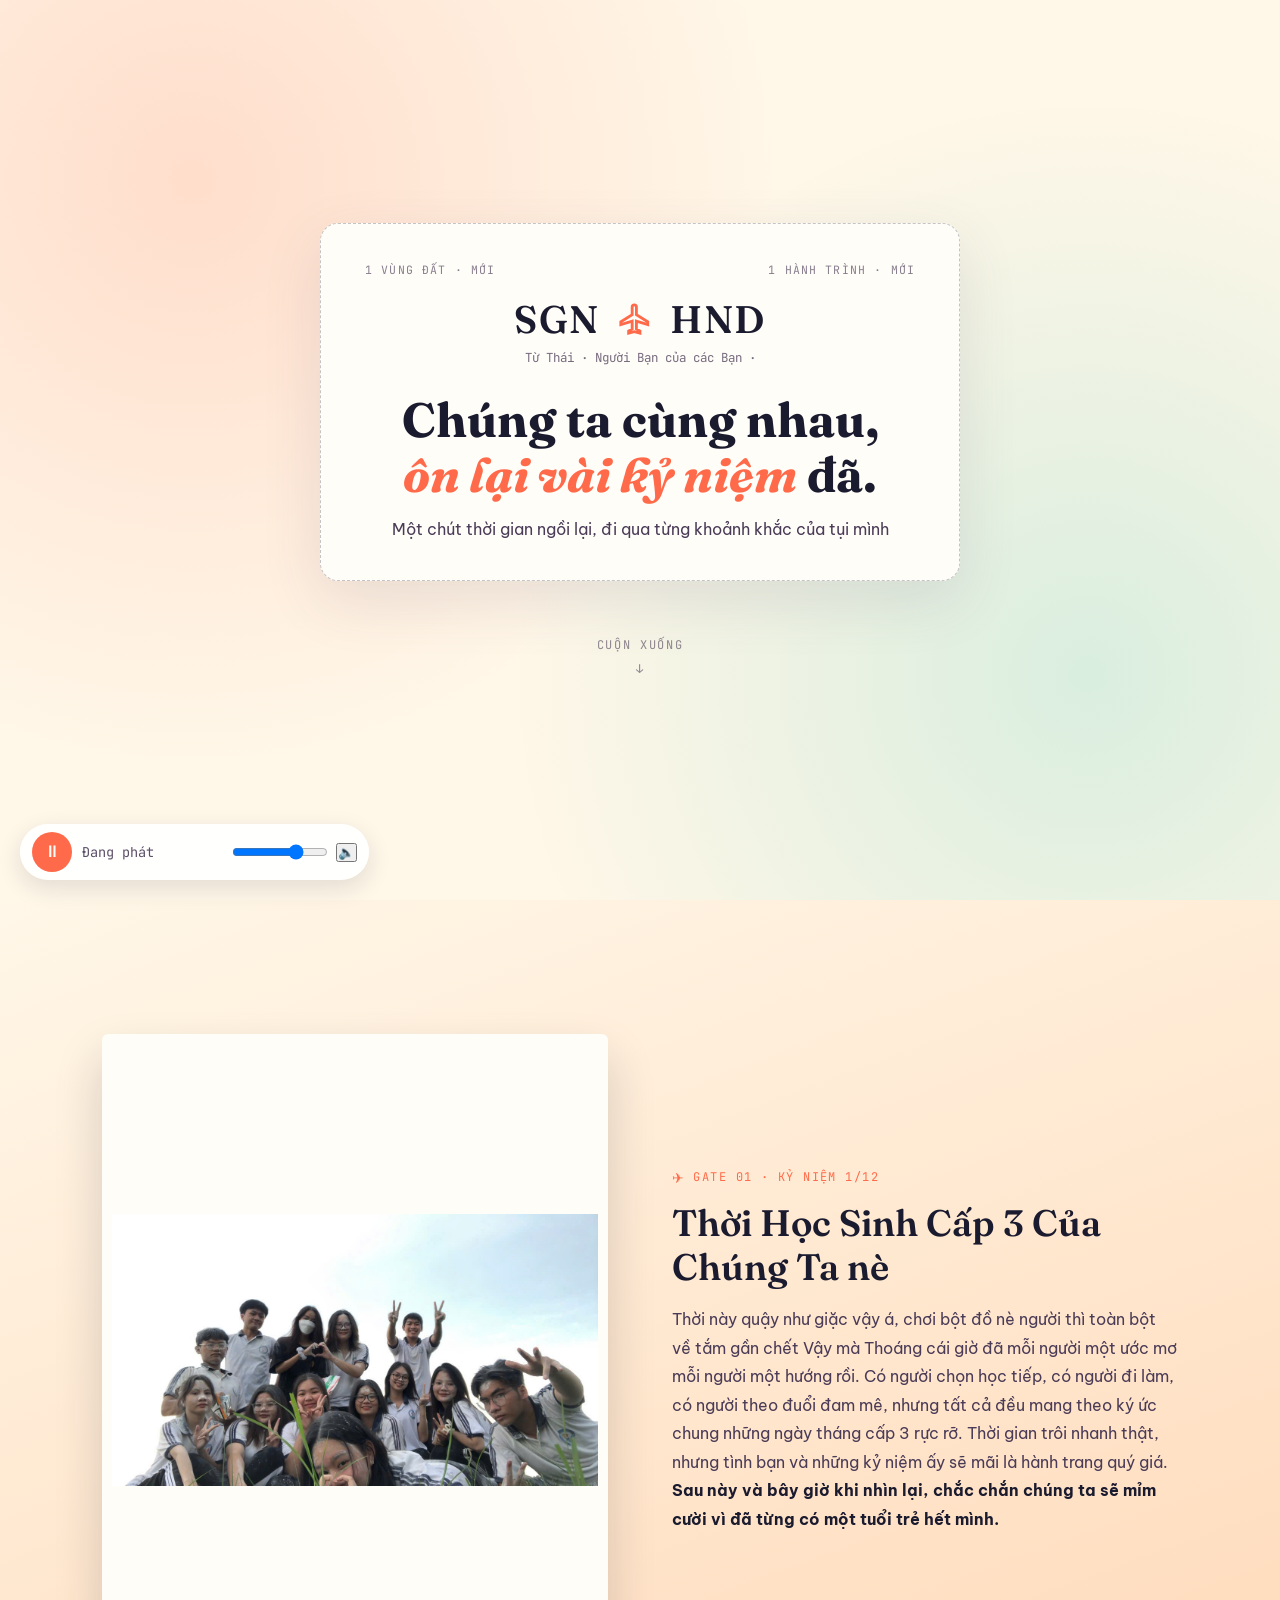
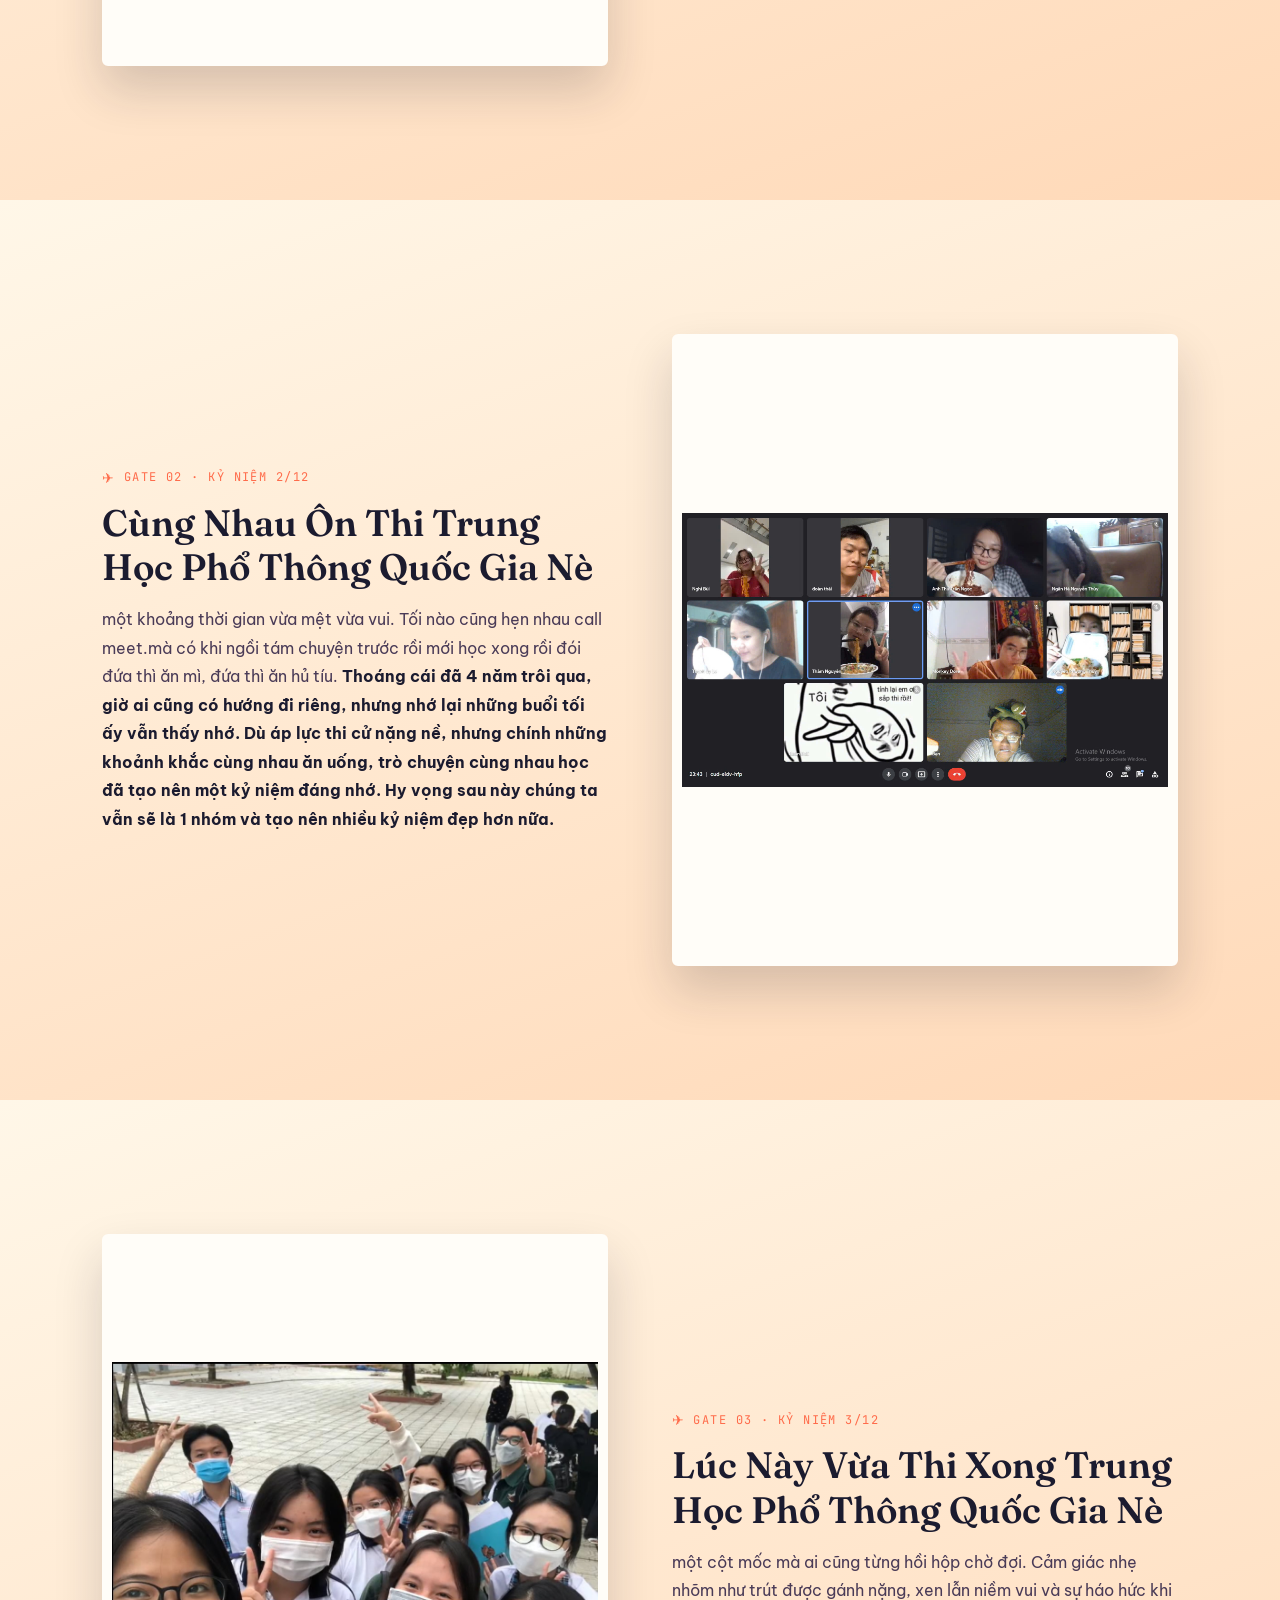
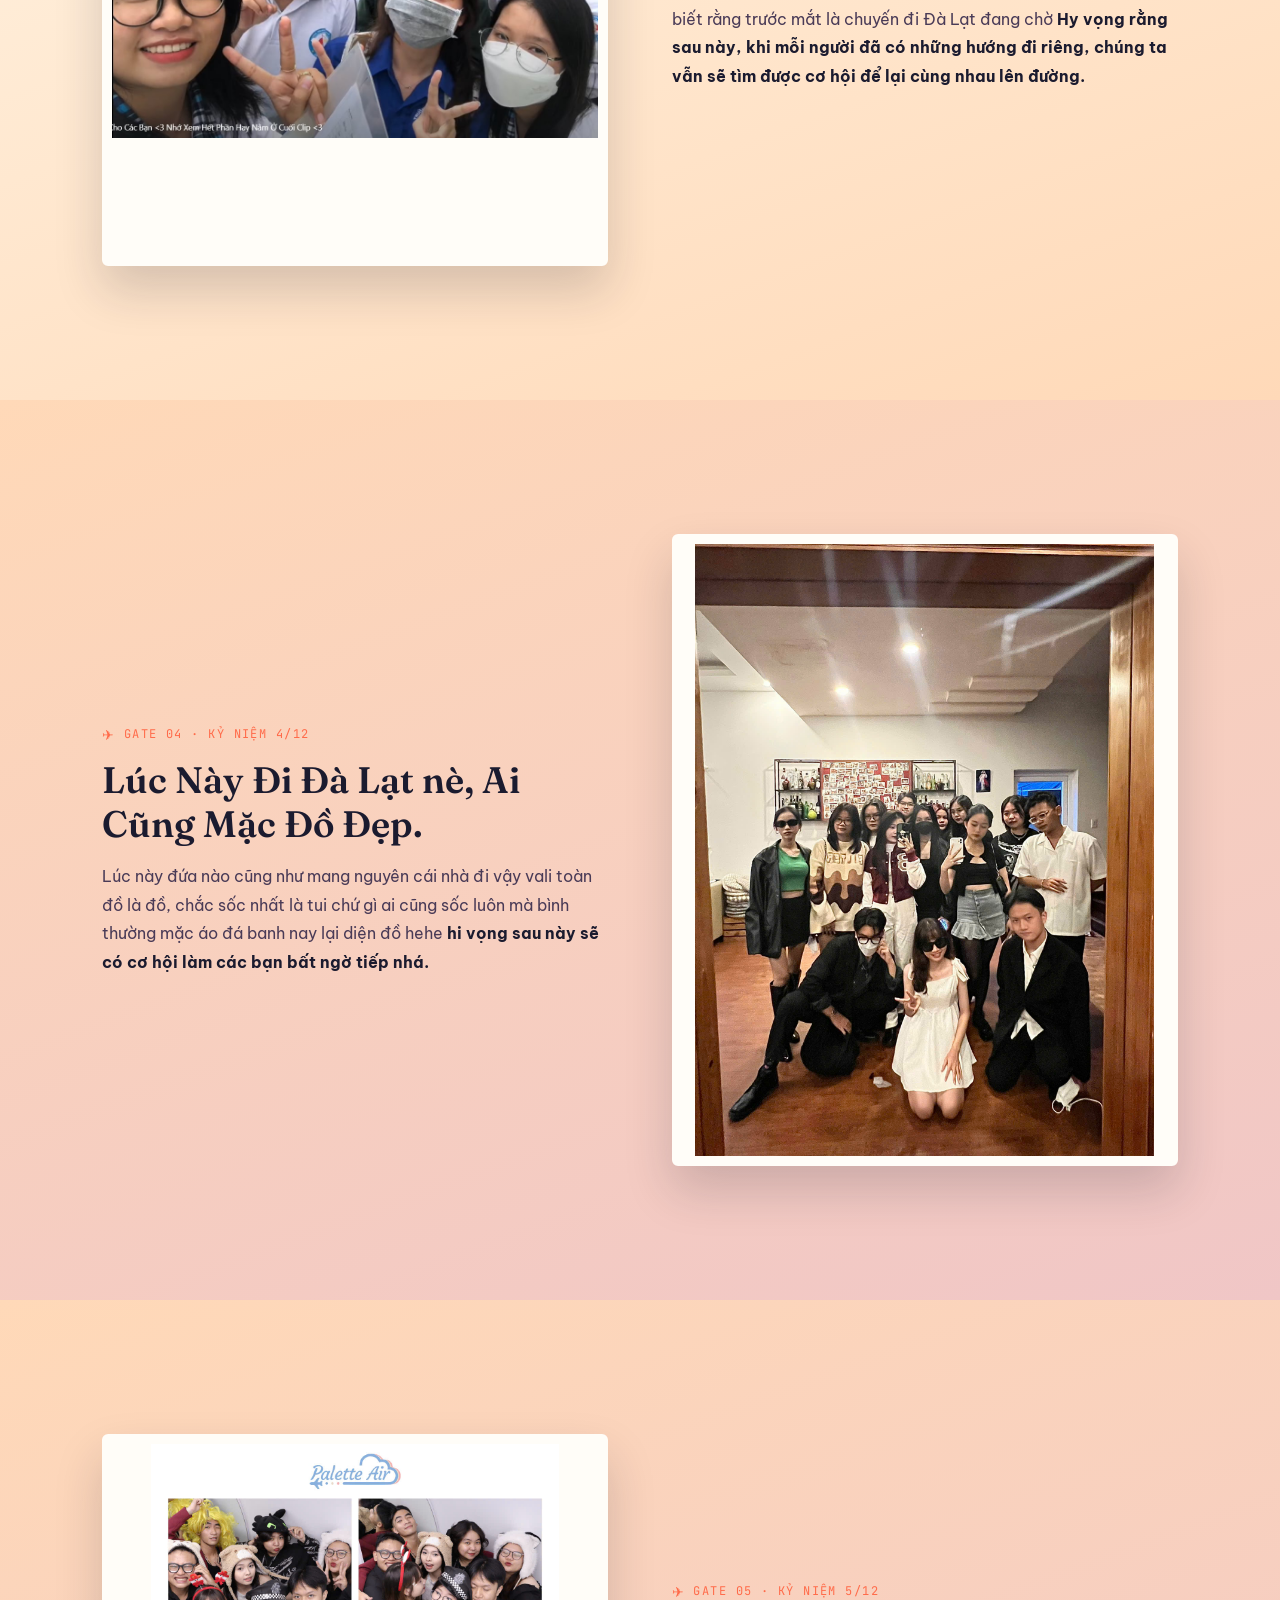
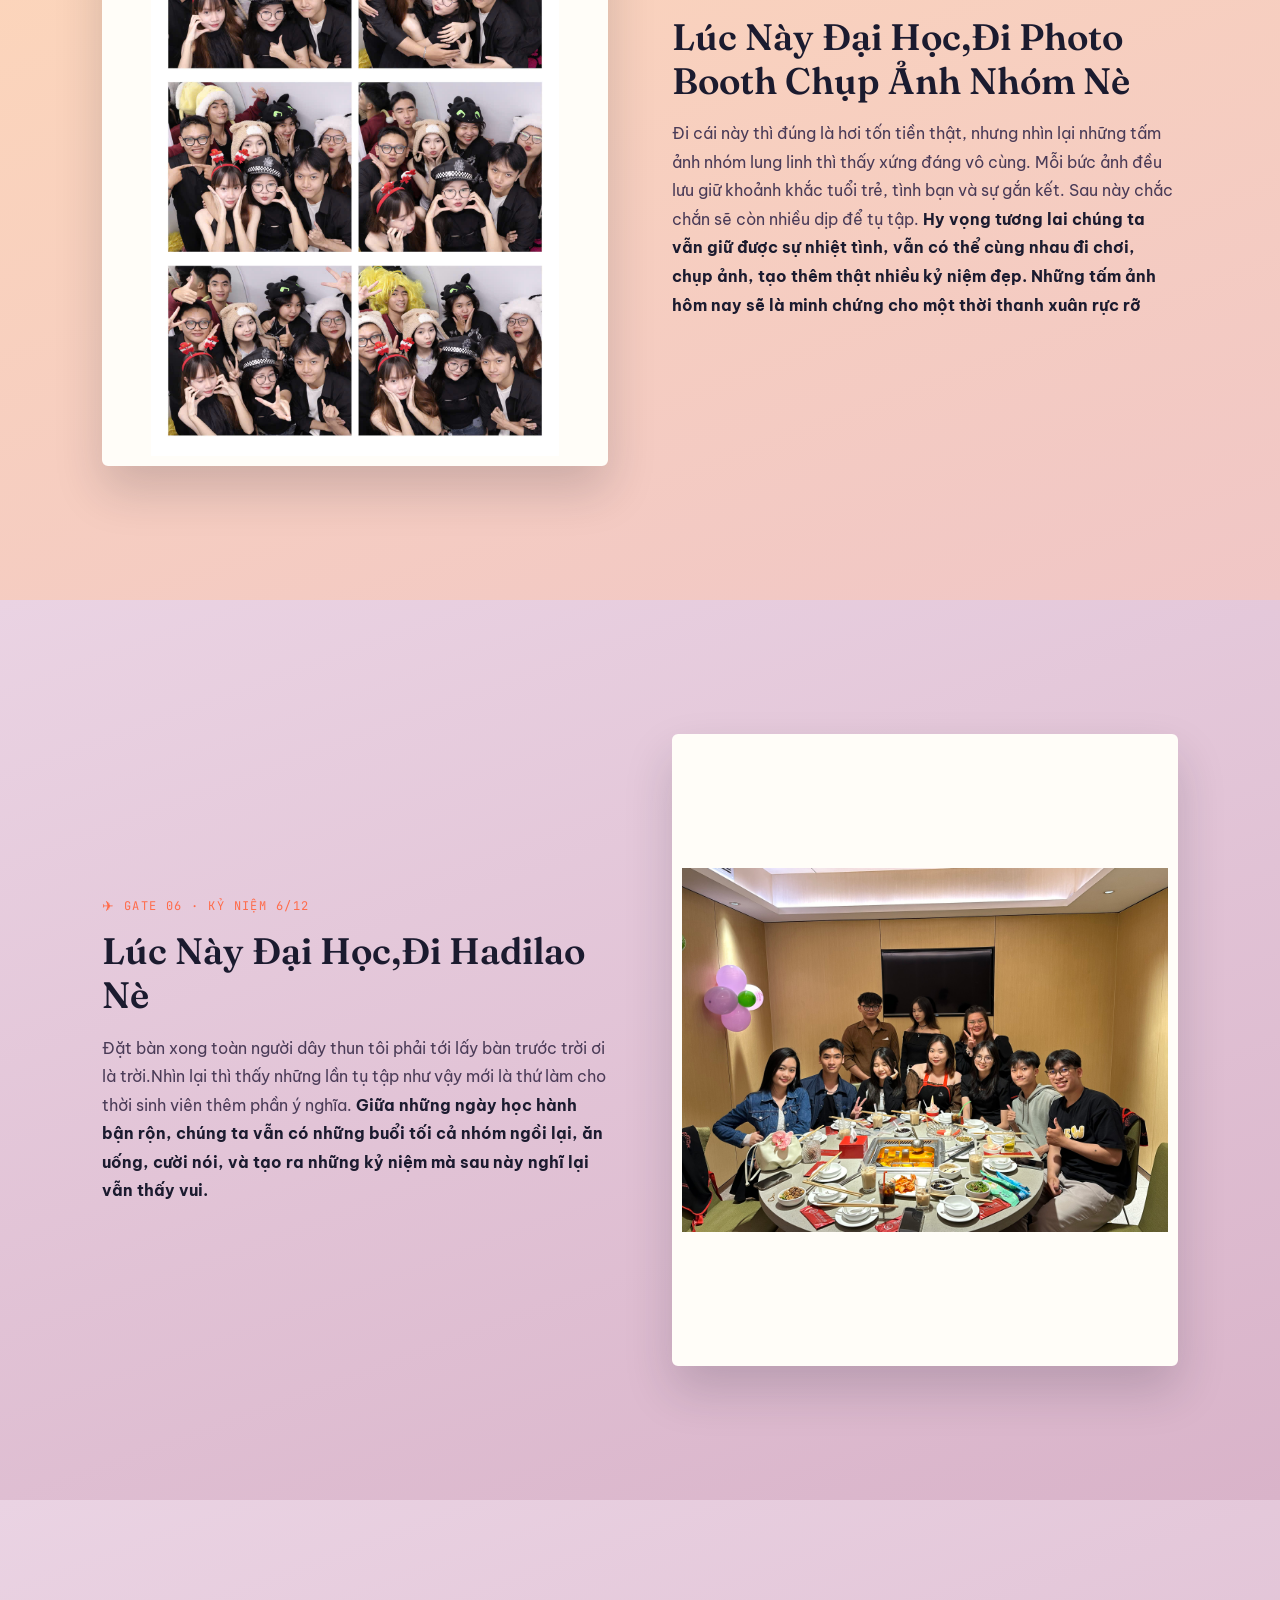
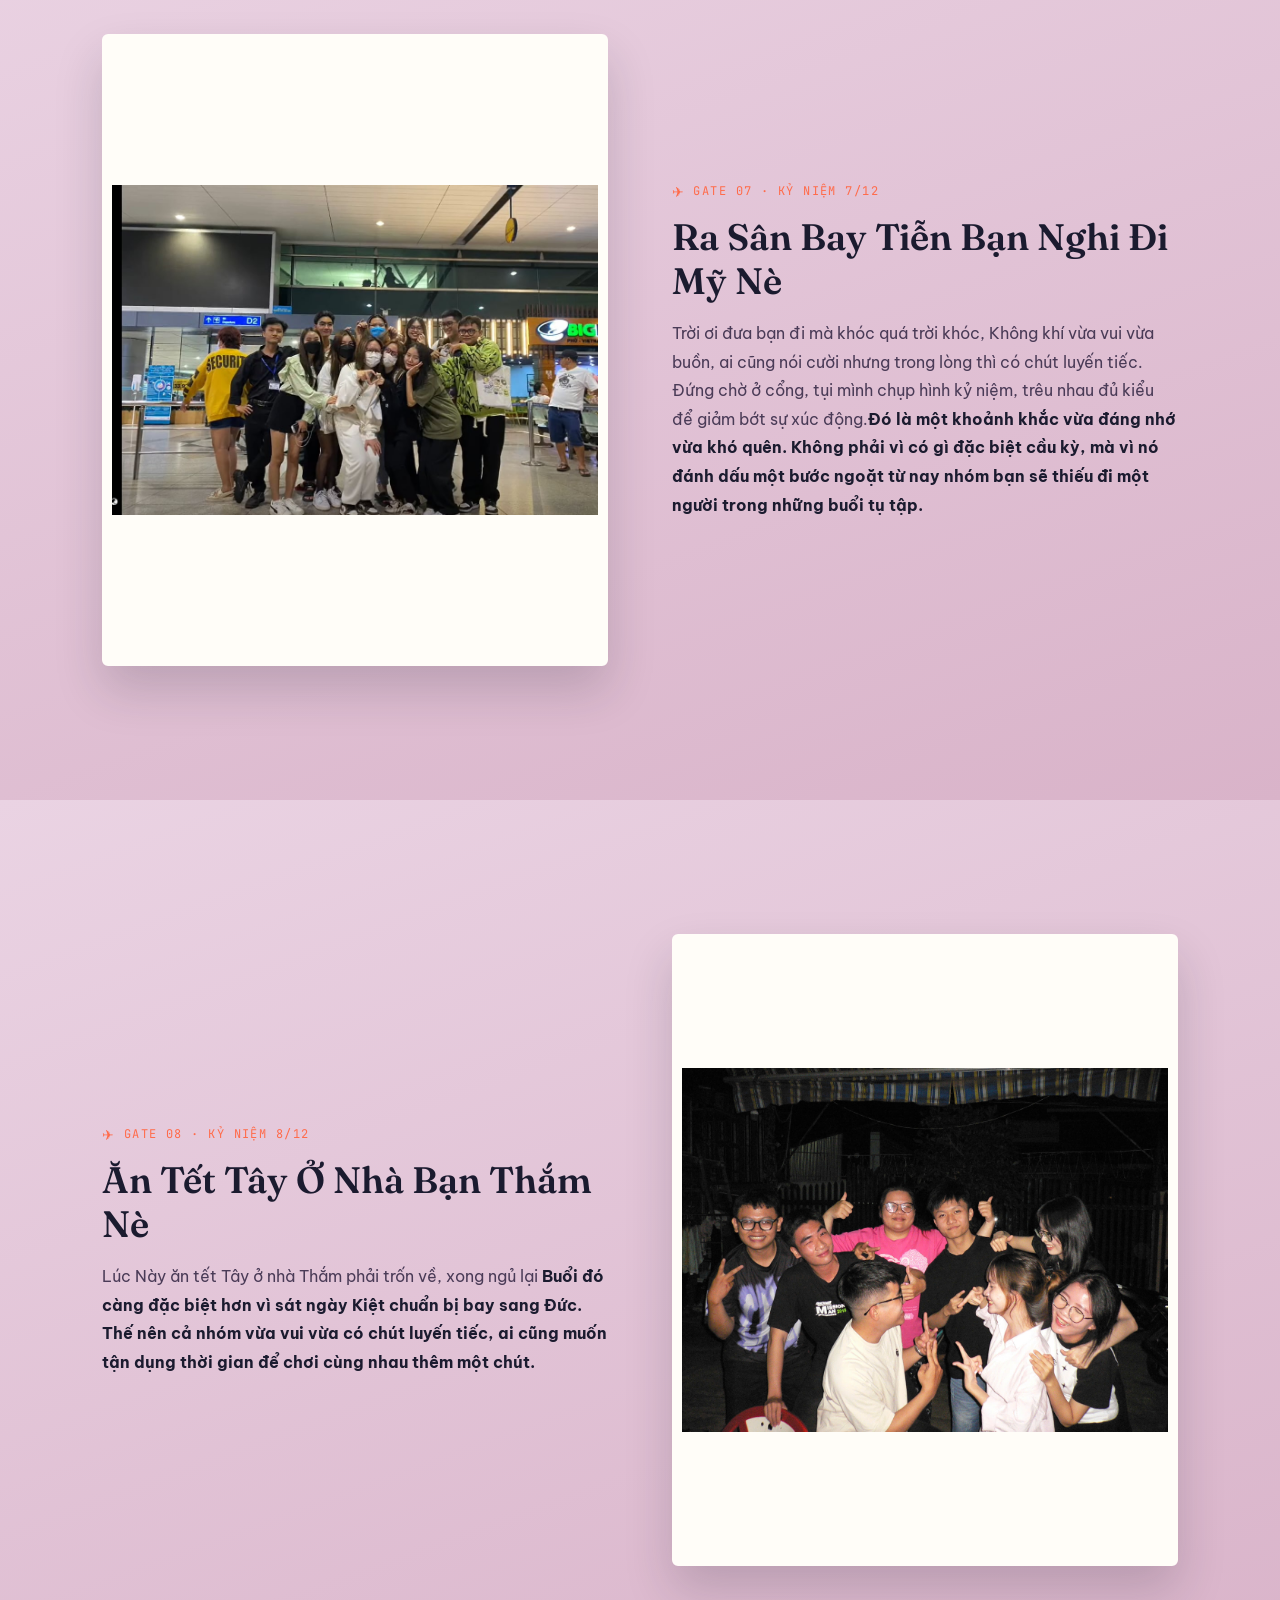
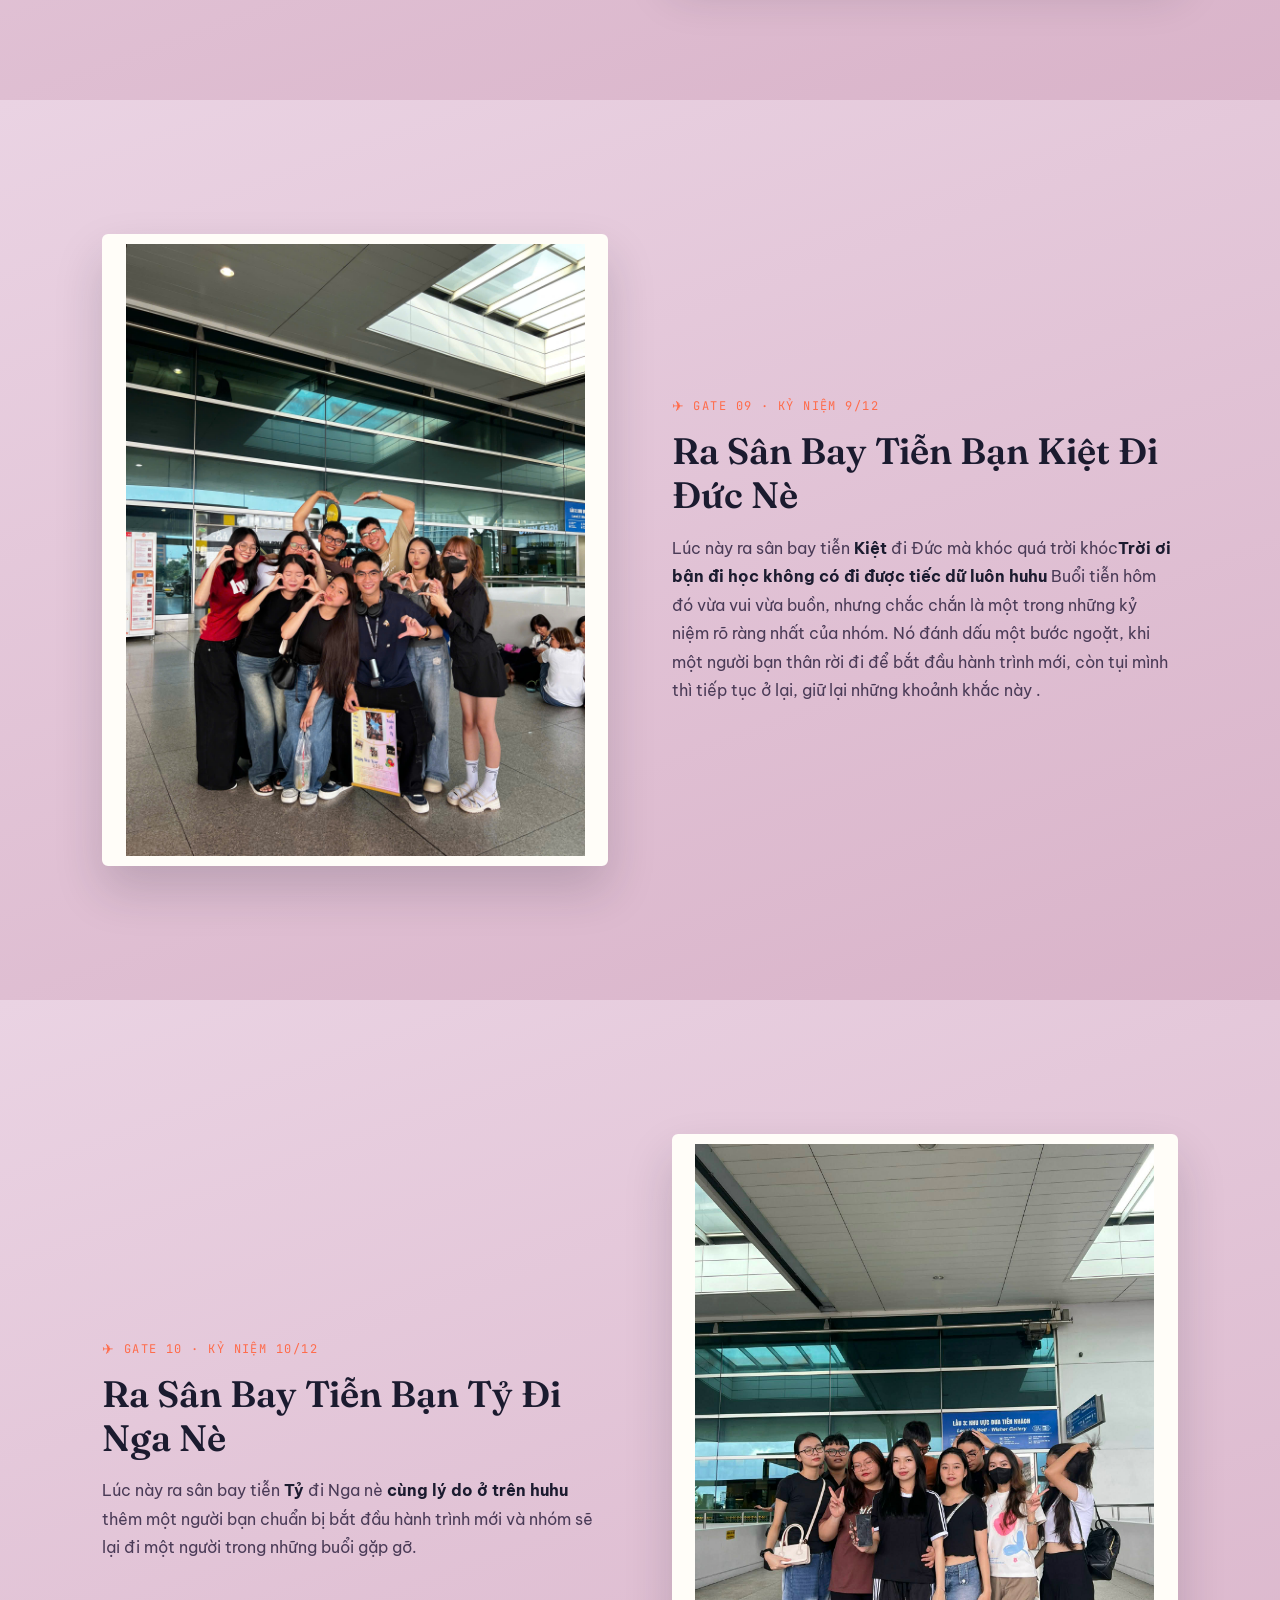
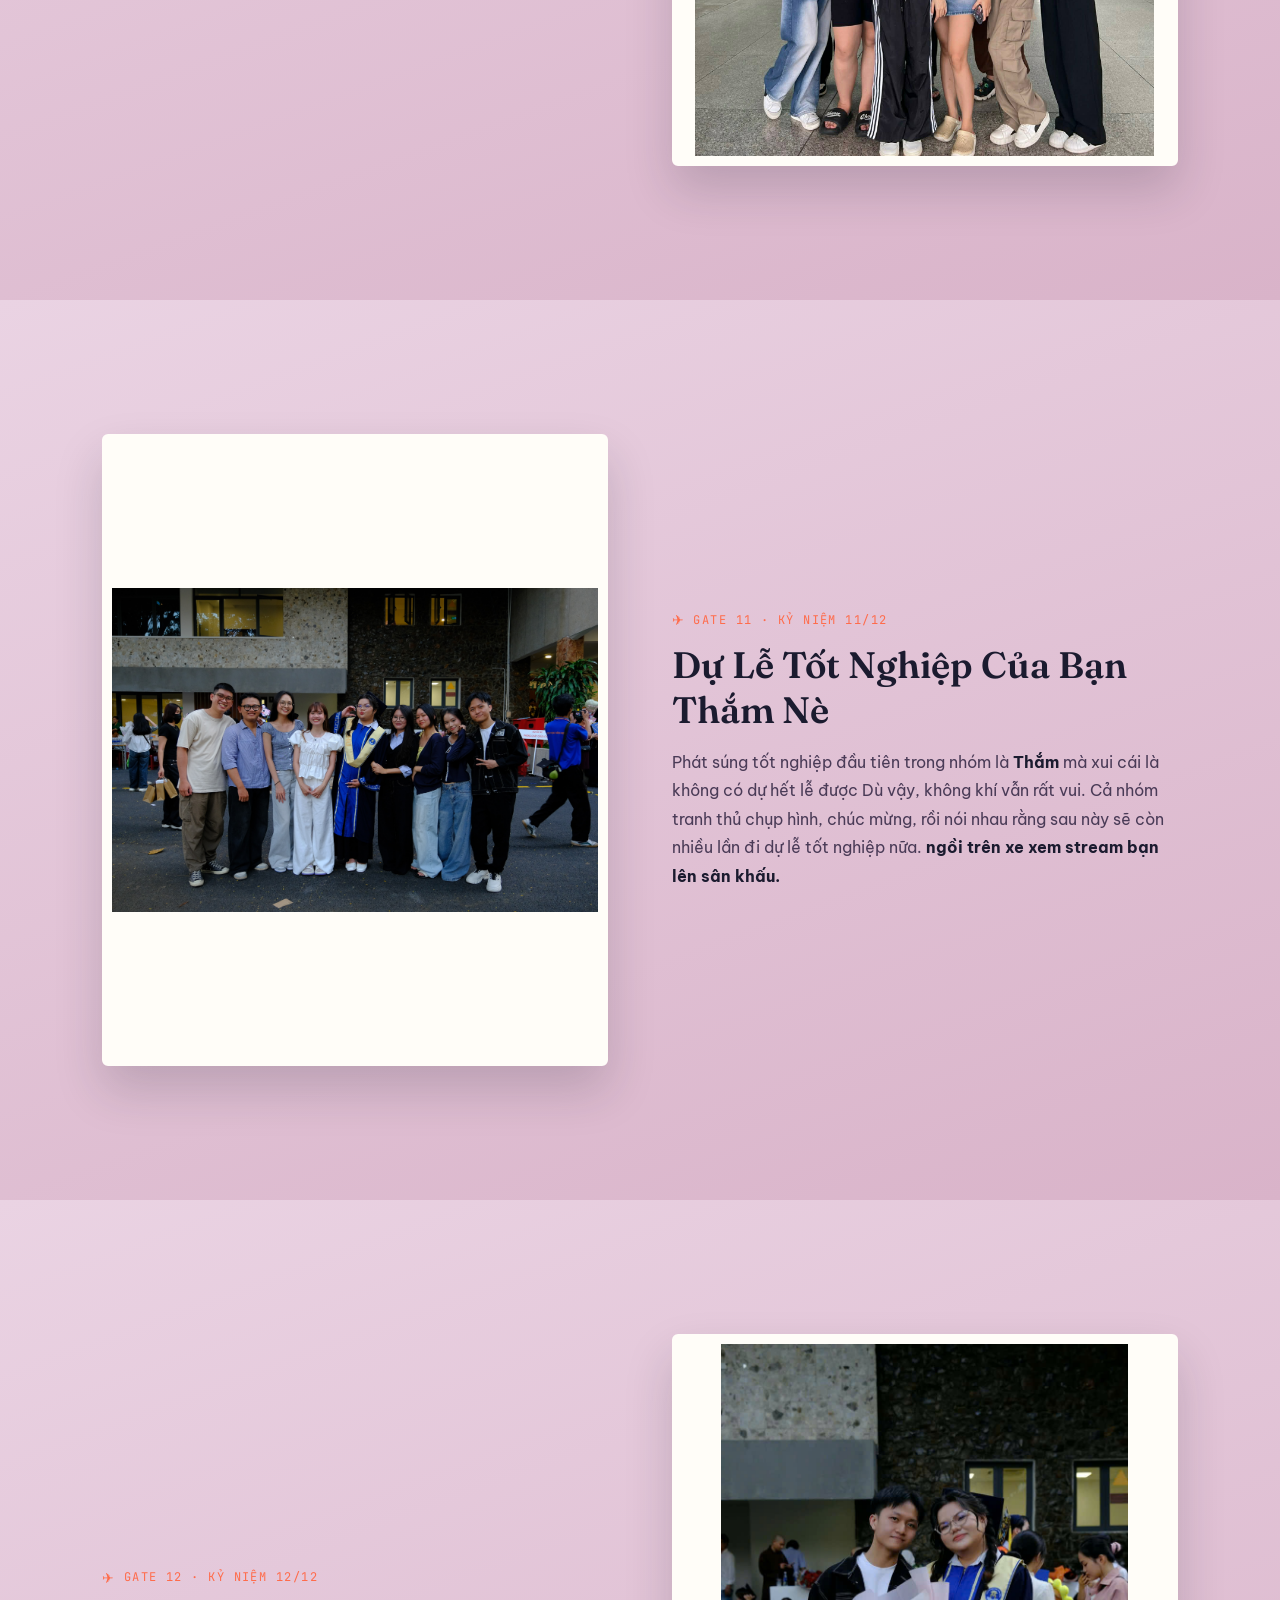
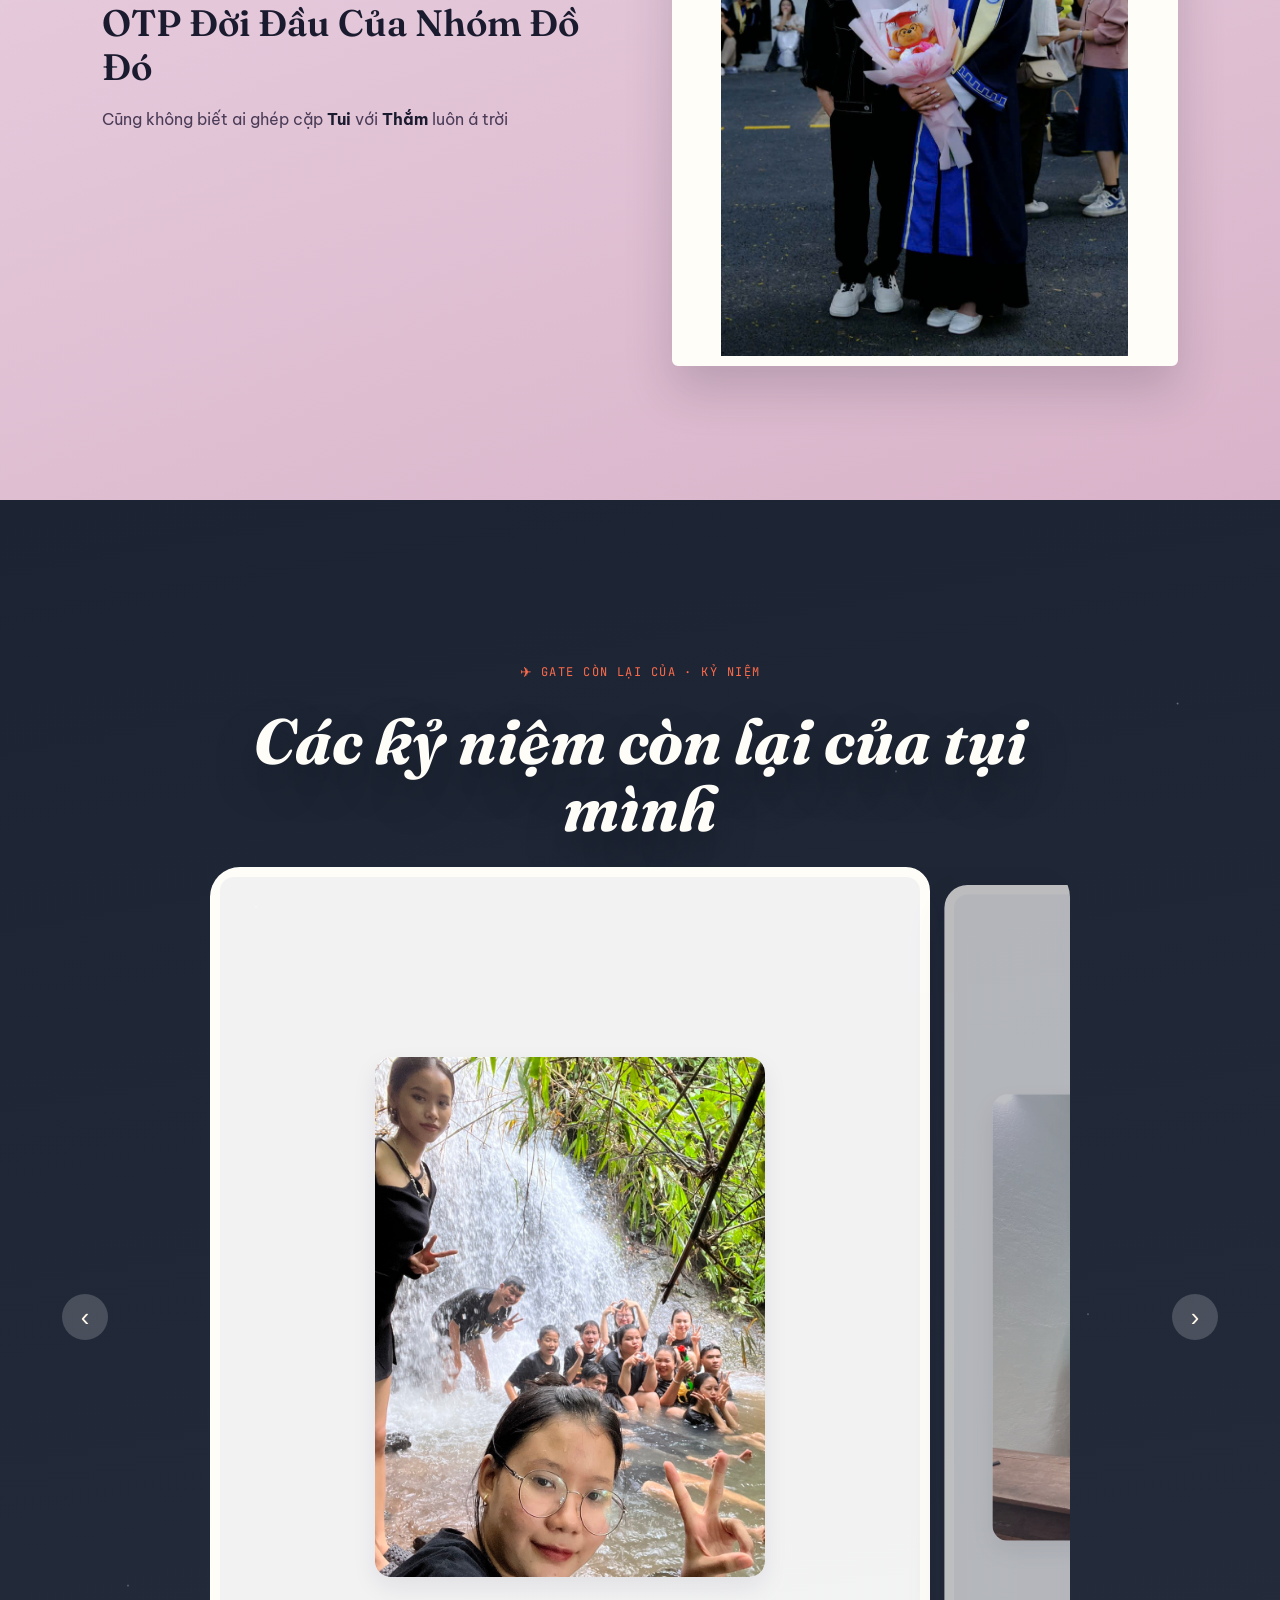
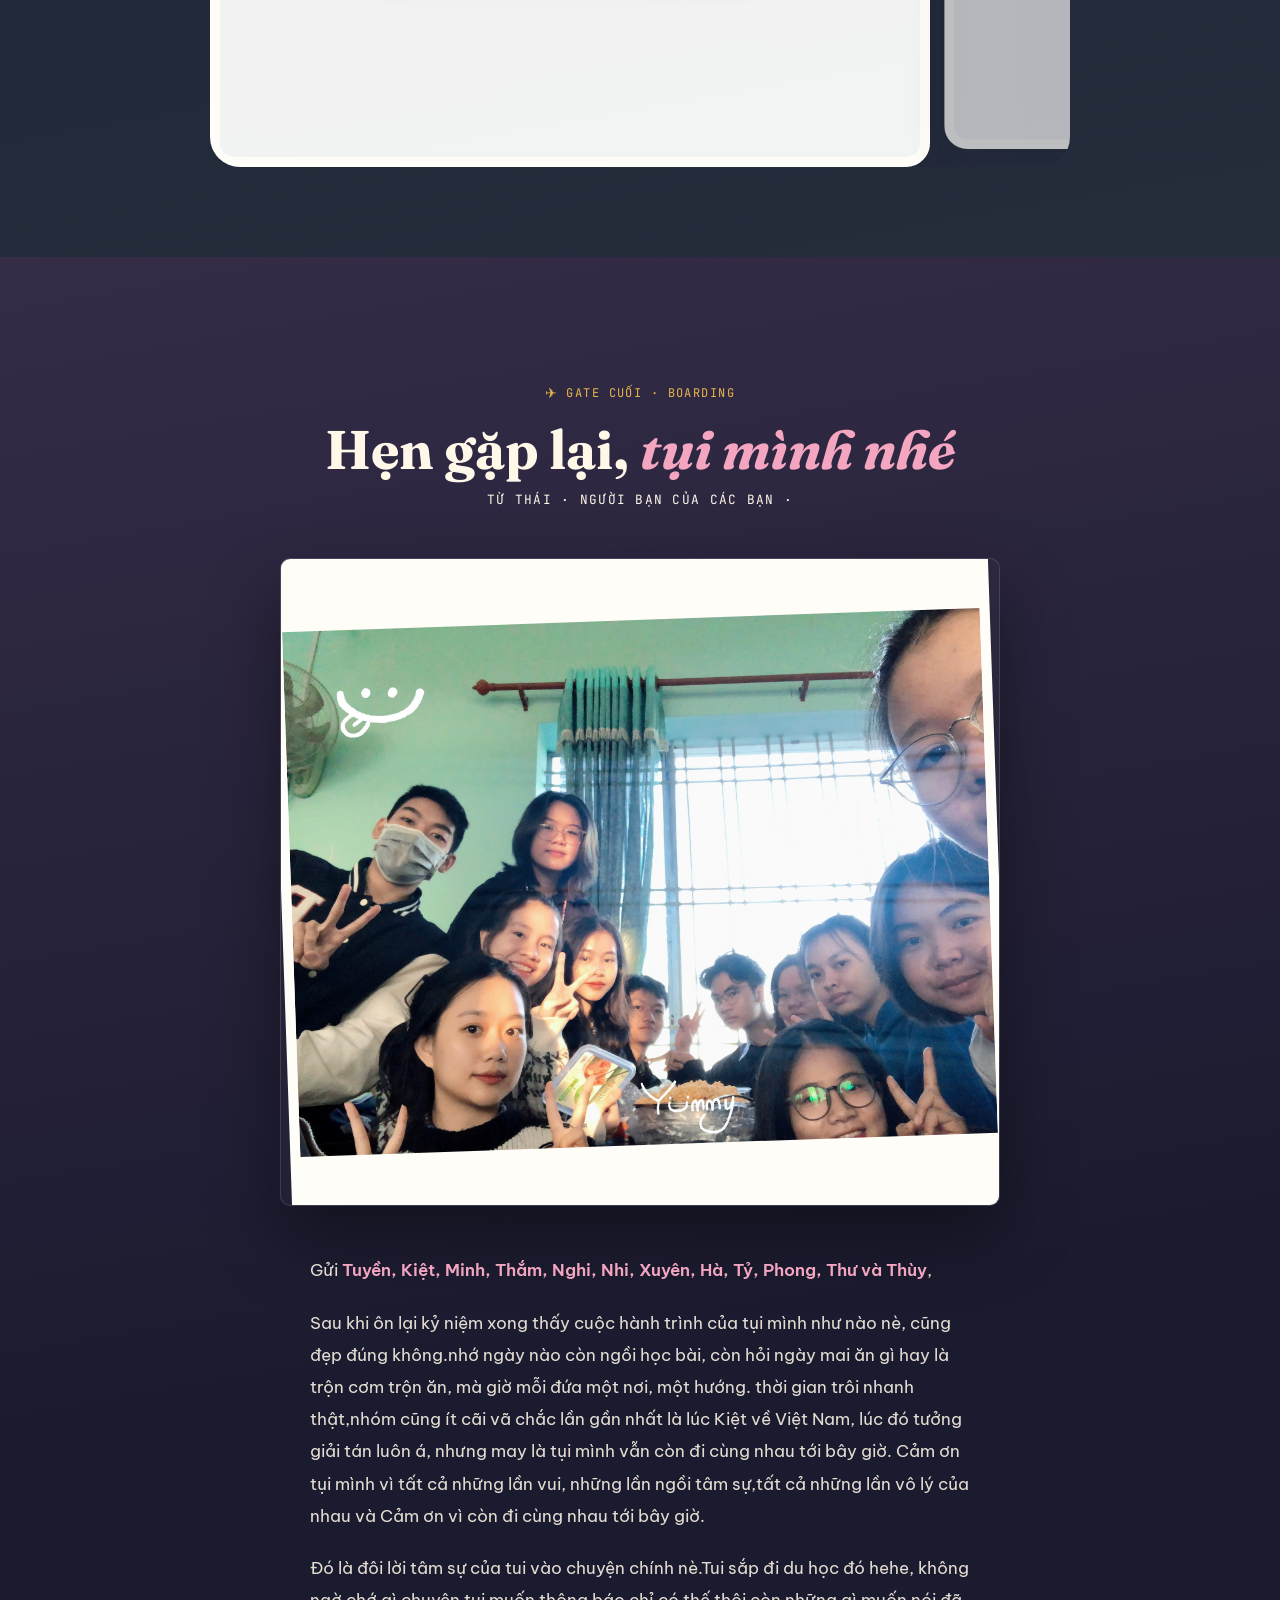
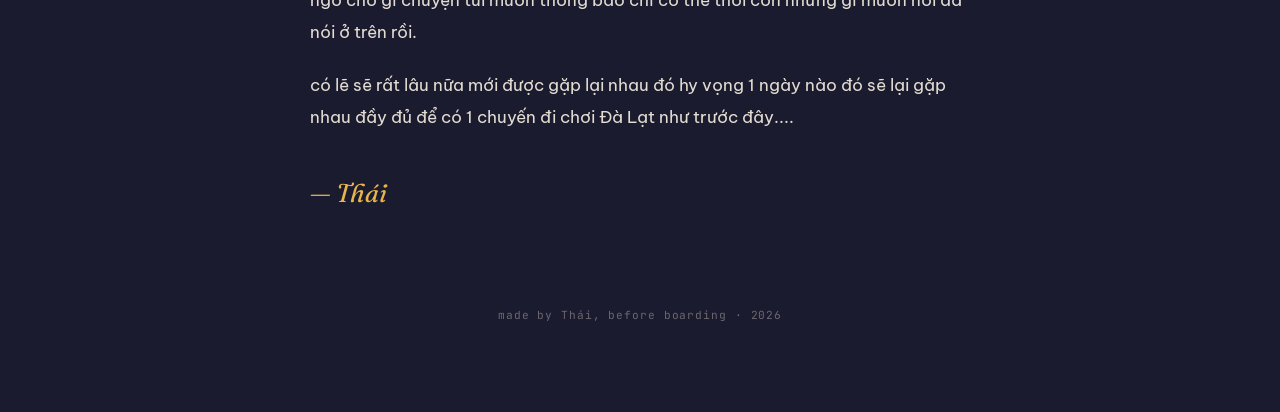
<file: index.html>
<!DOCTYPE html>
<html lang="vi">
<head>
<meta charset="UTF-8">
<meta name="viewport" content="width=device-width, initial-scale=1.0">
<title>Một Món Quà Nhỏ Từ Tui ✈️</title>
<link rel="icon" type="image/png" href="favicon.jpg">

<link rel="preconnect" href="https://fonts.googleapis.com">
<link rel="preconnect" href="https://fonts.gstatic.com" crossorigin>
  <link href="https://fonts.googleapis.com/css2?family=Fraunces:ital,opsz,wght@0,9..144,400;0,9..144,600;0,9..144,700;1,9..144,500&family=Be+Vietnam+Pro:wght@300;400;500;600;700;800&family=JetBrains+Mono:wght@400;500;600&display=swap" rel="stylesheet">
  <link rel="stylesheet" href="styles.css">

</head>
<body>

<!-- ============================================================
     GHI CHÚ CHO THÁI (dev note):
     - Toàn bộ nội dung kỷ niệm nằm trong mảng MEMORIES ở cuối file
       (phần <script>). Mỗi phần tử có: title, caption, type ("image"
       hoặc "video"), src (đường dẫn file).
     - Cứ tạo thư mục "assets/" cạnh file này, bỏ ảnh/video vào,
       rồi sửa "src" cho khớp tên file là xong — không cần đụng HTML.
     - Chưa có ảnh cũng không sao: khung sẽ tự hiện placeholder đẹp,
       ghi rõ đường dẫn cần thêm.
     - Ảnh cuối trang (farewell photo) sửa ở biến FAREWELL_PHOTO.
============================================================= -->

<!-- ===================== HERO ===================== -->
<section class="hero">
  <div class="boarding-pass reveal is-visible">
    <div class="bp-row">
      <span>1 vùng đất · mới</span>
      <span>1 hành trình · mới</span>
    </div>
    <div class="bp-route">
      <span class="code">SGN</span>
      <svg viewBox="0 0 24 24" fill="none" stroke="currentColor" stroke-width="2"><path d="M21 16v-2l-8-5V3.5a1.5 1.5 0 0 0-3 0V9l-8 5v2l8-2.5V19l-2.5 1.5V22l4-1 4 1v-1.5L13 19v-5.5l8 2.5z"/></svg>
      <span class="code">HND</span>
    </div>
    <div class="bp-sub">Từ  Thái · Người Bạn của các Bạn · </div>
    <h1 class="bp-title">Chúng ta cùng nhau,<br><em>ôn lại vài kỷ niệm</em> đã.</h1>
    <p class="bp-desc">Một chút thời gian ngồi lại, đi qua từng khoảnh khắc của tụi mình </p>
  </div>
  <div class="scroll-cue">
    <span>Cuộn xuống</span>
    <span>↓</span>
  </div>
</section>

<!-- ===================== MEMORY SECTIONS (render bằng JS) ===================== -->
<div id="memories-container"></div>

<!-- ===================== SLIDER SECTION ===================== -->
<section class="slider-screen">
  <div class="stars"></div>
  <div class="slider-screen-inner">
    <div class="gate-badge slider-header reveal">Gate còn lại của · Kỷ niệm</div>
    <h2 class="slider-heading reveal"> <em> Các kỷ niệm còn lại của tụi mình </em></h2>
    <div class="farewell-slider reveal" id="farewellSlider">
      <button class="slider-btn prev" aria-label="Ảnh trước">‹</button>
      <div class="slider-window">
        <div class="slider-track"></div>
      </div>
      <button class="slider-btn next" aria-label="Ảnh sau">›</button>
    </div>
  </div>
</section>

<!-- ===================== FAREWELL ===================== -->
<section class="farewell">
  <div class="stars"></div>

  <div class="gate-badge">Gate cuối · Boarding</div>
  <h2 class="farewell-title reveal">Hẹn gặp lại, <em>tụi mình nhé</em></h2>
  <div class="farewell-sub reveal">Từ Thái · Người Bạn của các Bạn ·</div>

  <div class="farewell-photo reveal" id="farewellPhoto"></div>

  <div class="letter reveal">
    <p>Gửi <span class="names">Tuyền, Kiệt, Minh, Thắm, Nghi, Nhi, Xuyên, Hà, Tỷ, Phong, Thư và Thùy</span>,</p>
    <p>Sau khi ôn lại kỷ niệm xong thấy cuộc hành trình của tụi mình như nào nè, cũng đẹp đúng không.nhớ ngày nào còn ngồi học bài, còn hỏi ngày mai ăn gì hay là trộn cơm trộn ăn, mà giờ mỗi đứa một nơi, một hướng.
       thời gian trôi nhanh thật,nhóm cũng ít cãi vã chắc lần gần nhất là lúc Kiệt về Việt Nam, lúc đó tưởng giải tán luôn á, nhưng may là tụi mình vẫn còn đi cùng nhau tới bây giờ.
       Cảm ơn tụi mình vì tất cả những lần vui, những lần ngồi tâm sự,tất cả những lần vô lý của nhau  và Cảm ơn vì còn đi cùng nhau tới bây giờ.</p>
    <p>Đó là đôi lời tâm sự của tui vào chuyện chính nè.Tui sắp đi du học đó hehe, không ngờ chớ gì chuyện tui muốn thông báo chỉ có thế thôi còn những gì muốn nói đã nói ở trên rồi.</p>  
    <p>có lẽ sẽ rất lâu nữa mới được gặp lại nhau đó hy vọng 1 ngày nào đó sẽ lại gặp nhau đầy đủ để có 1 chuyến đi chơi Đà Lạt như trước đây....</p>
    <p class="signoff">— Thái</p>
  </div>

  <div class="footer-note">made by Thái, before boarding · 2026</div>
</section>

<!-- ===================== SLIDER SECTION ===================== -->

  <div class="music-player" id="musicPlayer" aria-hidden="false">
    <button class="btn-play" id="musicToggle" title="Play">▶</button>
    <div class="label" id="musicLabel">Nhạc nền (thêm file: assets/music/background-music.mp3)</div>
    <div class="controls">
      <input id="musicVolume" type="range" min="0" max="1" step="0.01" value="0.7" aria-label="Volume">
      <button id="musicMute" title="Mute" aria-pressed="false">🔈</button>
    </div>
  </div>

  <script>
/* =========================================================================
   CẤU HÌNH KỶ NIỆM — chỉnh ở đây là đủ, không cần đụng phần HTML/CSS bên trên.

   Mỗi phần tử:
     title    : tiêu đề ngắn
     caption  : đoạn kể lại, có thể để <strong>tên bạn</strong> để in đậm
     type     : "image" | "video"
     src      : đường dẫn file ảnh/video (đặt file vào thư mục assets/)
     mood     : "playful" | "turn" | "emotional"  (đổi tông màu nền)
========================================================================= */
const MEMORIES = [
  {
    title: "Thời Học Sinh Cấp 3 Của Chúng Ta nè",
    caption: "Thời này quậy như giặc vậy á, chơi bột đồ nè người thì toàn bột về tắm gần chết  Vậy mà Thoáng cái giờ đã mỗi người một ước mơ mỗi người một hướng rồi. Có người chọn học tiếp, có người đi làm, có người theo đuổi đam mê, nhưng tất cả đều mang theo ký ức chung  những ngày tháng cấp 3 rực rỡ. Thời gian trôi nhanh thật, nhưng tình bạn và những kỷ niệm ấy sẽ mãi là hành trang quý giá.<Strong> Sau này và bây giờ khi nhìn lại, chắc chắn chúng ta sẽ mỉm cười vì đã từng có một tuổi trẻ hết mình. </strong>",
    type: "image",
    src: "assets/memory-01.jpg",
    mood: "playful"
  },
  {
    title: "Cùng Nhau Ôn Thi Trung Học Phổ Thông Quốc Gia Nè",
    caption: "một khoảng thời gian vừa mệt vừa vui. Tối nào cũng hẹn nhau call meet.mà có khi ngồi tám chuyện trước rồi mới học xong rồi đói đứa thì ăn mì, đứa thì ăn hủ tíu. <strong>Thoáng cái đã 4 năm trôi qua, giờ ai cũng có hướng đi riêng, nhưng nhớ lại những buổi tối ấy vẫn thấy nhớ. Dù áp lực thi cử nặng nề, nhưng chính những khoảnh khắc cùng nhau ăn uống, trò chuyện cùng nhau học đã tạo nên một kỷ niệm đáng nhớ. Hy vọng sau này chúng ta vẫn sẽ là 1 nhóm và tạo nên nhiều kỷ niệm đẹp hơn nữa.</strong>",
    type: "image",
    src: "assets/memory-02.jpg",
    mood: "playful"
  },
  {
    title: "Lúc Này Vừa Thi Xong Trung Học Phổ Thông Quốc Gia Nè ",
    caption: "một cột mốc mà ai cũng từng hồi hộp chờ đợi. Cảm giác nhẹ nhõm như trút được gánh nặng, xen lẫn niềm vui và sự háo hức khi biết rằng trước mắt là chuyến đi Đà Lạt đang chờ <strong>Hy vọng rằng sau này, khi mỗi người đã có những hướng đi riêng, chúng ta vẫn sẽ tìm được cơ hội để lại cùng nhau lên đường.</strong>",
    type: "image",
    src: "assets/memory-03.jpg",
    mood: "playful"
  },
  {
    title: "Lúc Này Đi Đà Lạt nè, Ai Cũng Mặc Đồ Đẹp.",
    caption: "Lúc này đứa nào cũng như mang nguyên cái nhà đi vậy vali toàn đồ là đồ, chắc sốc nhất là tui chứ gì ai cũng sốc luôn mà bình thường mặc áo đá banh nay lại diện đồ hehe <strong>  hi vọng sau này sẽ có cơ hội làm các bạn bất ngờ tiếp nhá. </strong>",
    type: "image",
    src: "assets/memory-04.jpg",
    mood: "turn"
  },
  {
    title: "Lúc Này Đại Học,Đi Photo Booth Chụp Ảnh  Nhóm Nè",
    caption: "Đi cái này thì đúng là hơi tốn tiền thật, nhưng nhìn lại những tấm ảnh nhóm lung linh thì thấy xứng đáng vô cùng. Mỗi bức ảnh đều lưu giữ khoảnh khắc tuổi trẻ, tình bạn và sự gắn kết. Sau này chắc chắn sẽ còn nhiều dịp để tụ tập. <strong>Hy vọng tương lai chúng ta vẫn giữ được sự nhiệt tình, vẫn có thể cùng nhau đi chơi, chụp ảnh, tạo thêm thật nhiều kỷ niệm đẹp. Những tấm ảnh hôm nay sẽ là minh chứng cho một thời thanh xuân rực rỡ</strong>",
    type: "image",
    src: "assets/memory-05.jpg",
    mood: "turn"
  },
   {
    title: "Lúc Này Đại Học,Đi Hadilao Nè",
    caption: "Đặt bàn xong toàn người dây thun tôi phải tới lấy bàn trước trời ơi là trời.Nhìn lại thì thấy những lần tụ tập như vậy mới là thứ làm cho thời sinh viên thêm phần ý nghĩa.  <strong>Giữa những ngày học hành bận rộn, chúng ta vẫn có những buổi tối cả nhóm ngồi lại, ăn uống, cười nói, và tạo ra những kỷ niệm mà sau này nghĩ lại vẫn thấy vui. </strong>",
    type: "image",
    src: "assets/memory-06.jpg",
    mood: "emotional"
  },
  {
    title: "Ra Sân Bay Tiễn Bạn Nghi Đi Mỹ Nè",
    caption: "Trời ơi đưa bạn đi mà khóc quá trời khóc, Không khí vừa vui vừa buồn, ai cũng nói cười nhưng trong lòng thì có chút luyến tiếc. Đứng chờ ở cổng, tụi mình chụp hình kỷ niệm, trêu nhau đủ kiểu để giảm bớt sự xúc động.<strong>Đó là một khoảnh khắc vừa đáng nhớ vừa khó quên. Không phải vì có gì đặc biệt cầu kỳ, mà vì nó đánh dấu một bước ngoặt từ nay nhóm bạn sẽ thiếu đi một người trong những buổi tụ tập.</strong>",
    type: "image",
    src: "assets/memory-07.jpg",
    mood: "emotional"
  },
  {
    title: "Ăn Tết Tây Ở Nhà Bạn Thắm Nè",
    caption: "Lúc Này ăn tết Tây ở nhà Thắm phải trốn về, xong ngủ lại <strong> Buổi đó càng đặc biệt hơn vì sát ngày Kiệt chuẩn bị bay sang Đức. Thế nên cả nhóm vừa vui vừa có chút luyến tiếc, ai cũng muốn tận dụng thời gian để chơi cùng nhau thêm một chút. </strong>",
    type: "image",
    src: "assets/memory-08.jpg",
    mood: "emotional"
  },
  {
    title: "Ra Sân Bay Tiễn Bạn Kiệt Đi Đức Nè",
    caption: "Lúc này ra sân bay tiễn <strong>Kiệt</strong> đi Đức mà khóc quá trời khóc<strong>Trời ơi bận đi học không có đi được tiếc dữ luôn huhu </strong> Buổi tiễn hôm đó vừa vui vừa buồn, nhưng chắc chắn là một trong những kỷ niệm rõ ràng nhất của nhóm. Nó đánh dấu một bước ngoặt, khi một người bạn thân rời đi để bắt đầu hành trình mới, còn tụi mình thì tiếp tục ở lại, giữ lại những khoảnh khắc này .",
    type: "image",
    src: "assets/memory-09.jpg",
    mood: "emotional"
  },
   {
    title: "Ra Sân Bay Tiễn Bạn Tỷ Đi Nga Nè",
    caption: "Lúc này ra sân bay tiễn <strong>Tỷ</strong> đi Nga nè <strong>cùng lý do ở trên huhu</strong> thêm một người bạn chuẩn bị bắt đầu hành trình mới và nhóm sẽ lại đi một người trong những buổi gặp gỡ.",
    type: "image",
    src: "assets/memory-10.jpg",
    mood: "emotional"
  },
  {
    title: "Dự Lễ Tốt Nghiệp Của Bạn Thắm  Nè",
    caption: "Phát súng tốt nghiệp đầu tiên trong nhóm là <strong>Thắm</strong> mà xui cái là không có dự hết lễ được Dù vậy, không khí vẫn rất vui. Cả nhóm tranh thủ chụp hình, chúc mừng, rồi nói nhau rằng sau này sẽ còn nhiều lần đi dự lễ tốt nghiệp nữa.  <strong>ngồi trên xe xem stream bạn lên sân khấu.</strong> ",
    type: "image",
    src: "assets/memory-11.jpg",
    mood: "emotional"
  },
  {
    title: "OTP Đời Đầu Của Nhóm Đồ Đó",
    caption: "Cũng không biết ai ghép cặp <strong>Tui</strong> với <strong>Thắm</strong> luôn á trời  ",
    type: "image",
    src: "assets/memory-12.jpg",
    mood: "emotional"
  },
];

const FAREWELL_PHOTO = {
  type: "image",
  src: "assets/farewell-group.jpg"
};

const FAREWELL_SLIDES = [
  {
    title: "Ảnh cuối 01",
    type: "image",
    src: "assets/extra-01.jpg"
  },
  {
    title: "Ảnh cuối 02",
    type: "image",
    src: "assets/extra-02.jpg"
  },
  {
    title: "Ảnh cuối 03",
    type: "image",
    src: "assets/extra-03.jpg"
  },
  {
    title: "Ảnh cuối 04",
    type: "image",
    src: "assets/extra-04.jpg"
  },
   {
    title: "Ảnh cuối 05",
    type: "image",
    src: "assets/extra-05.jpg"
  },
  {
    title: "Ảnh cuối 06",
    type: "image",
    src: "assets/extra-06.jpg"
  },
  {
    title: "Ảnh cuối 07",
    type: "image",
    src: "assets/extra-07.jpg"
  },
  {
    title: "Ảnh cuối 08",
    type: "image",
    src: "assets/extra-08.jpg"
  },
  {
    title: "Ảnh cuối 09",
    type: "image",
    src: "assets/extra-09.jpg"
  },
  {
    title: "Ảnh cuối 10",
    type: "image",
    src: "assets/extra-10.jpg"
  },
   {
    title: "Ảnh cuối 11",
    type: "image",
    src: "assets/extra-11.jpg"
  },
  {
    title: "Ảnh cuối 12",
    type: "image",
    src: "assets/extra-12.jpg"
  },
  {
    title: "Ảnh cuối 13",
    type: "image",
    src: "assets/extra-13.jpg"
  },
   {
    title: "Ảnh cuối 14",
    type: "image",
    src: "assets/extra-14.jpg"
  },
   {
    title: "Ảnh cuối 15",
    type: "image",
    src: "assets/extra-15.jpg"
  },
  {
    title: "Ảnh cuối 16",
    type: "image",
    src: "assets/extra-16.jpg"
  },
  {
    title: "Ảnh cuối 17",
    type: "image",
    src: "assets/extra-17.jpg"
  },
  {
    title: "Ảnh cuối 18",
    type: "image",
    src: "assets/extra-18.jpg"
  },
   {
    title: "Ảnh cuối 19",
    type: "image",
    src: "assets/extra-19.jpg"
  },
   {
    title: "Ảnh cuối 20",
    type: "image",
    src: "assets/extra-20.jpg"
  },
  {
    title: "Ảnh cuối 21",
    type: "image",
    src: "assets/extra-21.jpg"
  }

  

];

function initFarewellSlider(){
  const slider = document.getElementById('farewellSlider');
  if(!slider || !FAREWELL_SLIDES.length) return;
  const track = slider.querySelector('.slider-track');
  let currentIndex = 0;

  FAREWELL_SLIDES.forEach(item => {
    const slide = createMedia(item, 'slider-item');
    track.appendChild(slide);
  });

  function updateSlider(){
   const slides = Array.from(track.children);
   if(!slides.length) return;
   const sliderWindow = slider.querySelector('.slider-window');
   const activeSlide = slides[currentIndex];
   slides.forEach((slide, i) => {
     slide.classList.toggle('active', i === currentIndex);
   });
   if(activeSlide){
     const targetLeft = activeSlide.offsetLeft - (sliderWindow.clientWidth - activeSlide.offsetWidth) / 2;
     requestAnimationFrame(() => {
       sliderWindow.scrollTo({ left: Math.max(0, targetLeft), behavior: 'smooth' });
     });
   }
  }

  let autoSlideTimer = setInterval(() => {
   currentIndex = (currentIndex + 1) % FAREWELL_SLIDES.length;
   updateSlider();
  }, 5200);

  function resetAutoSlide(){
   clearInterval(autoSlideTimer);
   autoSlideTimer = setInterval(() => {
     currentIndex = (currentIndex + 1) % FAREWELL_SLIDES.length;
     updateSlider();
   }, 5200);
  }

  slider.querySelector('.slider-btn.prev').addEventListener('click', () => {
   currentIndex = (currentIndex - 1 + FAREWELL_SLIDES.length) % FAREWELL_SLIDES.length;
   updateSlider();
   resetAutoSlide();
  });

  slider.querySelector('.slider-btn.next').addEventListener('click', () => {
   currentIndex = (currentIndex + 1) % FAREWELL_SLIDES.length;
   updateSlider();
   resetAutoSlide();
  });

  updateSlider();
}

function mountFarewellPhoto(){
  const farewellPhoto = document.getElementById('farewellPhoto');
  if(!farewellPhoto) return;
  farewellPhoto.appendChild(createMedia(FAREWELL_PHOTO));
}

/* ========================= RENDER ========================= */
function createMedia(item, extraClass){
  const wrapper = document.createElement('div');
  wrapper.className = 'media-frame' + (extraClass ? ' ' + extraClass : '');

  if(item.type === 'video'){
    const video = document.createElement('video');
    video.controls = true;
    video.playsInline = true;
    video.preload = 'metadata';
    const source = document.createElement('source');
    source.src = item.src;
    video.appendChild(source);
    video.addEventListener('error', () => showPlaceholder(wrapper, item), true);
    wrapper.appendChild(video);
  } else {
    const img = document.createElement('img');
    img.alt = item.title || '';
    img.loading = 'lazy';
    img.addEventListener('error', () => showPlaceholder(wrapper, item), { once:true });
    img.src = item.src;
    wrapper.appendChild(img);
  }
  return wrapper;
}

function showPlaceholder(wrapper, item){
  wrapper.classList.add('is-placeholder');
  wrapper.innerHTML = `
    <div class="placeholder">
      <span class="placeholder-icon">${item.type === 'video' ? '🎬' : '📷'}</span>
      <span class="placeholder-text">Thêm ${item.type === 'video' ? 'video' : 'ảnh'} tại<br><code>${item.src}</code></span>
    </div>`;
}

const container = document.getElementById('memories-container');

MEMORIES.forEach((item, i) => {
  const section = document.createElement('section');
  section.className = `memory-section mood-${item.mood} ${i % 2 === 1 ? 'reverse' : ''}`;
  section.dataset.gate = String(i + 1).padStart(2, '0');

  const grid = document.createElement('div');
  grid.className = 'memory-grid';

  const media = createMedia(item);
  media.classList.add('reveal');

  const text = document.createElement('div');
  text.className = 'memory-text reveal';
  text.innerHTML = `
    <div class="gate-badge">Gate ${String(i + 1).padStart(2, '0')} · Kỷ niệm ${i + 1}/${MEMORIES.length}</div>
    <div class="mtitle">${item.title}</div>
    <div class="mcaption">${item.caption}</div>
  `;

  grid.appendChild(media);
  grid.appendChild(text);
  section.appendChild(grid);
  container.appendChild(section);
});

initFarewellSlider();
mountFarewellPhoto();

/* ========================= SCROLL LOCK UNTIL FIRST CLICK ========================= */
const scrollLock = (() => {
  let unlocked = false;

  function enableScroll(){
    if(unlocked) return;
    unlocked = true;
    document.body.classList.add('scroll-enabled');
    document.documentElement.classList.add('scroll-enabled');
    document.removeEventListener('pointerdown', enableScroll);
    document.removeEventListener('touchstart', enableScroll);
    document.removeEventListener('click', enableScroll);
  }

  document.addEventListener('pointerdown', enableScroll, { passive: true });
  document.addEventListener('touchstart', enableScroll, { passive: true });
  document.addEventListener('click', enableScroll, { passive: true });

  return { enableScroll };
})();

/* ========================= SCROLL REVEAL ========================= */
const revealEls = document.querySelectorAll('.reveal');
const io = new IntersectionObserver((entries) => {
  entries.forEach(e => { if(e.isIntersecting) e.target.classList.add('is-visible'); });
}, { threshold: 0.15 });
revealEls.forEach(el => io.observe(el));

/* ===================== MUSIC PLAYER SCRIPT ===================== */
(function(){
  const AUDIO_SRC = 'assets/music/background-music.mp3';
  const audio = new Audio();
  audio.src = AUDIO_SRC;
  audio.loop = true;
  audio.preload = 'metadata';

  const btn = document.getElementById('musicToggle');
  const vol = document.getElementById('musicVolume');
  const mute = document.getElementById('musicMute');
  const label = document.getElementById('musicLabel');

  function setPlaying(isPlaying){
    btn.textContent = isPlaying ? '⏸' : '▶';
    btn.title = isPlaying ? 'Pause' : 'Play';
  }

  // restore last volume if present
  try{
    const stored = localStorage.getItem('mem_music_volume');
    if(stored !== null){ audio.volume = parseFloat(stored); vol.value = stored; }
    else { audio.volume = parseFloat(vol.value); }
  }catch(e){ audio.volume = parseFloat(vol.value); }

  // Attempt audible autoplay first; if blocked, fallback to muted autoplay.
  (async function tryAutoplay(){
    try{
      audio.muted = false;
      await audio.play();
      setPlaying(true);
      label.textContent = 'Đang phát';
    }catch(e){
      console.warn('Autoplay unmuted blocked, trying muted autoplay', e);
      try{
        audio.muted = true;
        await audio.play();
        setPlaying(true);
        mute.textContent = '🔇';
        mute.setAttribute('aria-pressed', 'true');
        label.textContent = 'Đang phát (tắt tiếng) — chạm để bật âm';

        // On first user gesture, unmute and play audible
        const onFirstGesture = async ()=>{
          audio.muted = false;
          try{ await audio.play(); }catch(e){}
          mute.textContent = '🔈';
          mute.setAttribute('aria-pressed', 'false');
          label.textContent = 'Đang phát';
          setPlaying(true);
          window.removeEventListener('pointerdown', onFirstGesture);
          window.removeEventListener('keydown', onFirstGesture);
        };
        window.addEventListener('pointerdown', onFirstGesture, { once:true });
        window.addEventListener('keydown', onFirstGesture, { once:true });
      }catch(err){
        console.warn('Muted autoplay also failed:', err);
        label.textContent = 'Nhấn ▶ để bật nhạc (trình duyệt chặn autoplay)';
      }
    }
  })();

  btn.addEventListener('click', async () => {
    try{
      if(audio.paused){
        await audio.play();
        setPlaying(true);
      } else {
        audio.pause();
        setPlaying(false);
      }
    }catch(e){
      console.warn('Audio play prevented:', e);
      label.textContent = 'Nhấn vào đây để bật nhạc (trình duyệt chặn autoplay)';
    }
  });

  vol.addEventListener('input', (e)=>{ audio.volume = parseFloat(e.target.value); });

  mute.addEventListener('click', ()=>{
    audio.muted = !audio.muted;
    mute.textContent = audio.muted ? '🔇' : '🔈';
    mute.setAttribute('aria-pressed', String(audio.muted));
  });

  audio.addEventListener('error', ()=>{
    label.textContent = `Không tìm thấy file: ${AUDIO_SRC} — thêm file vào thư mục assets/music/`;
  });

  audio.addEventListener('volumechange', ()=>{
    try{ localStorage.setItem('mem_music_volume', String(audio.volume)); }catch(e){}
  });

  function enableAudioForUserAction(){
    if(audio.muted){
      audio.muted = false;
      mute.textContent = '🔈';
      mute.setAttribute('aria-pressed', 'false');
      label.textContent = 'Đang phát';
    }
    if(audio.paused){
      audio.play().then(() => setPlaying(true)).catch(() => {});
    } else {
      setPlaying(true);
    }
  }

  // keyboard shortcut: M to mute/unmute
  window.addEventListener('keydown', (e)=>{
    if(e.key.toLowerCase() === 'm'){
      mute.click();
      return;
    }
    if(['ArrowUp','ArrowDown','PageUp','PageDown','Home','End',' '].includes(e.key)){
      enableAudioForUserAction();
    }
  });

  window.addEventListener('scroll', ()=>{
    enableAudioForUserAction();
  }, { passive:true });
  window.addEventListener('wheel', ()=>{
    enableAudioForUserAction();
  }, { passive:true });
  window.addEventListener('touchstart', ()=>{
    enableAudioForUserAction();
  }, { passive:true });

})();
</script>
</body>
</html>
</file>
<file: styles.css>
/* ===================== DESIGN TOKENS =====================
   Bảng màu lấy cảm hứng từ hành trình: sáng -> hoàng hôn -> đêm Tokyo
============================================================ */
:root{
  --cream:   #FFF7E8;
  --coral:   #FF6B4A;
  --teal:    #2EC4B6;
  --peach:   #FFD9B8;
  --mauve:   #D9B3C9;
  --plum:    #4A3B57;
  --ink:     #1B1B2F;
  --sakura:  #F4A6C1;
  --gold:    #E8B54A;
  --paper:   #FFFDF8;

  --display: 'Fraunces', serif;
  --body:    'Be Vietnam Pro', sans-serif;
  --mono:    'JetBrains Mono', monospace;
}

*{ margin:0; padding:0; box-sizing:border-box; }

html{
  scroll-behavior:smooth;
  overflow:hidden;
}

html.scroll-enabled{
  overflow-y:auto;
}

body{
  font-family:var(--body);
  color:var(--ink);
  background:var(--cream);
  overflow:hidden;
  overflow-x:hidden;
  height:100%;
}

body.scroll-enabled{
  overflow-x:hidden;
  overflow-y:auto;
  height:auto;
}

@media (prefers-reduced-motion: reduce){
  html{ scroll-behavior:auto; }
  *{ animation-duration:0.001ms !important; transition-duration:0.001ms !important; }
}

a{ color:inherit; }
code{ font-family:var(--mono); }

::selection{ background:var(--coral); color:var(--paper); }

/* ===================== FLIGHT TRACK (signature element) ===================== */

/* ===================== GATE BADGE (mobile / inline) ===================== */
.gate-badge{
  display:inline-flex;
  align-items:center;
  gap:8px;
  font-family:var(--mono);
  font-size:0.75rem;
  letter-spacing:0.12em;
  text-transform:uppercase;
  color:var(--coral);
  margin-bottom:14px;
}
.gate-badge::before{ content:"✈"; font-size:0.9rem; }

/* ===================== HERO ===================== */
.hero{
  min-height:100vh;
  display:flex;
  flex-direction:column;
  align-items:center;
  justify-content:center;
  text-align:center;
  position:relative;
  padding:8vh 6vw;
  background:
    radial-gradient(circle at 15% 20%, rgba(255,107,74,0.18), transparent 45%),
    radial-gradient(circle at 85% 75%, rgba(46,196,182,0.18), transparent 45%),
    var(--cream);
  overflow:hidden;
}
.boarding-pass{
  background:var(--paper);
  border:1.5px dashed rgba(27,27,47,0.25);
  border-radius:18px;
  padding:38px 44px;
  max-width:640px;
  width:100%;
  box-shadow:0 20px 60px rgba(74,59,87,0.12);
  position:relative;
  animation:rise 1s cubic-bezier(.2,.8,.2,1) both;
}
@keyframes rise{ from{ opacity:0; transform:translateY(24px);} to{ opacity:1; transform:translateY(0);} }

.bp-row{
  display:flex; justify-content:space-between; align-items:flex-end;
  font-family:var(--mono); font-size:0.72rem; letter-spacing:0.1em;
  color:var(--plum); text-transform:uppercase; opacity:0.65;
  margin-bottom:18px;
}
.bp-route{
  display:flex; align-items:center; justify-content:center; gap:18px;
  font-family:var(--display); font-weight:600;
  font-size:clamp(1.6rem, 4vw, 2.4rem);
  color:var(--ink);
  margin-bottom:6px;
}
.bp-route .code{ letter-spacing:0.04em; }
.bp-route svg{ width:34px; flex-shrink:0; color:var(--coral); }
.bp-sub{ font-family:var(--mono); font-size:0.78rem; color:var(--plum); opacity:0.75; margin-bottom:26px; }
.bp-title{
  font-family:var(--display);
  font-weight:700;
  font-size:clamp(2rem, 5vw, 3rem);
  line-height:1.15;
  margin-bottom:14px;
}
.bp-title em{ font-style:italic; color:var(--coral); }
.bp-desc{ font-size:1.02rem; line-height:1.6; color:var(--plum); max-width:46ch; margin:0 auto; }

.scroll-cue{
  margin-top:56px;
  font-family:var(--mono);
  font-size:0.75rem;
  letter-spacing:0.14em;
  text-transform:uppercase;
  color:var(--plum);
  opacity:0.6;
  display:flex; flex-direction:column; align-items:center; gap:8px;
  animation:bob 2.2s ease-in-out infinite;
}
@keyframes bob{ 0%,100%{ transform:translateY(0);} 50%{ transform:translateY(8px);} }

/* ===================== MEMORY SECTIONS ===================== */
.memory-section{
  min-height:100vh;
  display:flex;
  align-items:center;
  padding:12vh 8vw;
}
.memory-section.mood-playful{   background:linear-gradient(160deg, var(--cream), var(--peach)); }
.memory-section.mood-turn{      background:linear-gradient(160deg, var(--peach), #F0C6C6); }
.memory-section.mood-emotional{ background:linear-gradient(160deg, #EAD3E3, var(--mauve)); }

.memory-grid{
  max-width:1100px;
  margin:0 auto;
  width:100%;
  display:grid;
  grid-template-columns:1fr 1fr;
  gap:64px;
  align-items:center;
}
.memory-section.reverse .memory-grid{ direction:rtl; }
.memory-section.reverse .memory-grid > *{ direction:ltr; }

@media (max-width:900px){
  .memory-grid{ grid-template-columns:1fr; gap:32px; }
  .memory-section{ padding:10vh 7vw; }
}

.media-frame{
  position:relative;
  aspect-ratio:4/5;
  border-radius:6px;
  background:var(--paper);
  box-shadow:0 24px 48px rgba(27,27,47,0.18);
  transform:rotate(var(--tilt,-2deg));
  transition:transform .4s ease;
  overflow:hidden;
  border:10px solid var(--paper);
  display:flex;
  align-items:center;
  justify-content:center;
}
.memory-section:nth-child(even) .media-frame{ --tilt:2deg; }
.media-frame:hover{ transform:rotate(0deg) scale(1.02); }
.media-frame img, .media-frame video{
  width:100%; height:100%; display:block;
}
.media-frame img{
  object-fit:contain;
  object-position:center;
  background:var(--paper);
}
.media-frame video{
  object-fit:contain;
  background:var(--paper);
}
.media-frame.is-placeholder{
  display:flex; align-items:center; justify-content:center;
}
.placeholder{
  display:flex; flex-direction:column; align-items:center; gap:10px;
  text-align:center; padding:20px;
  color:var(--plum); opacity:0.55;
}
.placeholder-icon{ font-size:2.2rem; }
.placeholder-text{ font-family:var(--mono); font-size:0.72rem; line-height:1.5; }
.placeholder-text code{
  display:inline-block; margin-top:4px; padding:2px 6px;
  background:rgba(27,27,47,0.06); border-radius:4px; font-size:0.7rem;
}

.memory-text .mtitle{
  font-family:var(--display);
  font-weight:600;
  font-size:clamp(1.6rem, 3vw, 2.3rem);
  margin-bottom:16px;
  line-height:1.2;
}
.memory-text .mcaption{
  font-size:1.02rem;
  line-height:1.75;
  color:var(--plum);
  max-width:48ch;
}
.memory-text .mcaption strong{ color:var(--ink); }

/* ===================== FAREWELL SECTION ===================== */
.farewell{
  min-height:100vh;
  position:relative;
  padding:14vh 8vw 10vh;
  background:linear-gradient(170deg, #352c48, var(--ink) 60%);
  color:var(--cream);
  overflow:hidden;
  display:flex;
  flex-direction:column;
  align-items:center;
  text-align:center;
}
.stars{
  position:absolute; inset:0;
  background-image:
    radial-gradient(1.5px 1.5px at 20% 30%, rgba(255,255,255,0.55), transparent),
    radial-gradient(1.5px 1.5px at 70% 20%, rgba(255,255,255,0.4), transparent),
    radial-gradient(1.5px 1.5px at 40% 70%, rgba(255,255,255,0.5), transparent),
    radial-gradient(1.5px 1.5px at 85% 60%, rgba(255,255,255,0.35), transparent),
    radial-gradient(1.5px 1.5px at 55% 85%, rgba(255,255,255,0.45), transparent),
    radial-gradient(1.5px 1.5px at 10% 80%, rgba(255,255,255,0.35), transparent),
    radial-gradient(1.5px 1.5px at 92% 15%, rgba(255,255,255,0.4), transparent);
  background-size:100% 100%;
  opacity:0.9;
}
.farewell > *{ position:relative; z-index:1; }

.farewell .gate-badge{ color:var(--gold); justify-content:center; }

.farewell-title{
  font-family:var(--display);
  font-weight:700;
  font-size:clamp(2.1rem, 5vw, 3.4rem);
  margin-bottom:8px;
}
.farewell-title em{ color:var(--sakura); font-style:italic; }
.farewell-sub{
  font-family:var(--mono); font-size:0.8rem; letter-spacing:0.1em;
  text-transform:uppercase; opacity:0.55; margin-bottom:50px;
}

.farewell-photo{
 width:min(720px, 92vw);
 max-height:72vh;
  border-radius:10px;
 display:flex;
 align-items:center;
 justify-content:center;
 overflow:hidden;
 box-shadow:0 30px 70px rgba(0,0,0,0.4);
 margin-bottom:48px;
 border:1px solid rgba(255,255,255,0.12);
 background:rgba(255,255,255,0.02);
}
.farewell-photo img, .farewell-photo video{ max-width:100%; max-height:100%; width:auto; height:auto; object-fit:contain; object-position:center; display:block; }
.farewell-photo .placeholder{ color:rgba(255,247,232,0.5); background:rgba(255,255,255,0.03); width:100%; height:100%; justify-content:center; }
.farewell-photo .placeholder-text code{ background:rgba(255,255,255,0.08); color:var(--cream); }

.slider-screen{
  min-height:100vh;
  position:relative;
  padding:18vh 8vw 10vh;
  background:linear-gradient(170deg, #1c2434, rgba(28,36,52,0.96));
  color:var(--cream);
  display:flex;
  align-items:center;
  justify-content:center;
}
.slider-screen-inner{
  width:min(1180px, 98vw);
  display:flex;
  flex-direction:column;
  gap:26px;
  align-items:center;
}
.slider-header{
  margin-bottom:0;
}
.slider-heading{
  font-family:var(--display);
  font-size:clamp(2.6rem, 5vw, 4.8rem);
  text-align:center;
  line-height:1.05;
  color:var(--paper);
  max-width:860px;
  text-shadow:0 18px 40px rgba(0,0,0,0.35);
}
.farewell-slider{
  position:relative;
  width:min(100%, 1240px);
  display:flex;
  align-items:center;
  justify-content:center;
  gap:0;
  min-height:560px;
  padding:0 64px;
}
.slider-window{
  position:relative;
  z-index:1;
  overflow-x:auto;
  overflow-y:hidden;
  width:min(100%, 860px);
  min-height:560px;
  border-radius:30px;
  background:transparent;
  display:block;
  padding:0;
  margin:0 auto;
  scroll-behavior:smooth;
  scrollbar-width:none;
  -ms-overflow-style:none;
  scroll-snap-type:x mandatory;
  overscroll-behavior-x:contain;
  scroll-padding:0 24px;
}
.slider-window::-webkit-scrollbar{ display:none; }
.slider-track{
  display:flex;
  gap:0;
  align-items:center;
  width:max-content;
  min-height:100%;
  transition:transform .55s cubic-bezier(.22,1,.36,1);
}
.slider-item{
  min-width:min(78vw, 720px);
  width:min(78vw, 720px);
  flex-shrink:0;
  max-width:100%;
  height:auto;
  transition:transform .45s cubic-bezier(.22,1,.36,1), opacity .45s ease;
  overflow:visible;
  border-radius:24px;
  box-shadow:0 18px 40px rgba(27,27,47,0.12);
  padding:24px 28px;
  background:rgba(255,255,255,0.94);
  display:flex;
  align-items:center;
  justify-content:center;
  margin:0 auto;
  scroll-snap-align:center;
}
.slider-item:not(.active){
  opacity:0.7;
  transform:scale(0.96);
}
.slider-item.active{
  opacity:1;
  transform:scale(1);
}
.slider-item img,
.slider-item video{
  width:auto;
  height:auto;
  max-width:min(100%, 620px);
  max-height:min(72vh, 520px);
  object-fit:contain;
  object-position:center;
  display:block;
  margin:0 auto;
  border-radius:16px;
  background:rgba(255,255,255,0.96);
  box-shadow:0 10px 24px rgba(27,27,47,0.08);
}.slider-btn{
  position:absolute;
  top:50%;
  transform:translateY(-50%);
  width:46px;
  height:46px;
  border:none;
  border-radius:50%;
  background:rgba(255,255,255,0.18);
  color:var(--cream);
  font-size:1.6rem;
  cursor:pointer;
  transition:transform .2s ease, background .2s ease;
  z-index:3;
}
.slider-btn.prev{ left:12px; }
.slider-btn.next{ right:12px; }
.slider-btn:hover{
  transform:scale(1.04);
  background:rgba(255,255,255,0.3);
}

@media (max-width:900px){
  .farewell-slider{ min-height:480px; padding:0 48px; }
  .slider-window{ min-height:480px; }
  .slider-btn{ width:42px; height:42px; }
}

.letter{
  max-width:60ch;
  text-align:left;
  font-size:1.06rem;
  line-height:1.9;
  color:rgba(255,247,232,0.88);
}
.letter p{ margin-bottom:20px; }
.letter .names{ color:var(--sakura); font-weight:600; }
.letter .signoff{
  margin-top:36px;
  font-family:var(--display);
  font-style:italic;
  font-size:1.6rem;
  color:var(--gold);
}

.footer-note{
  margin-top:70px;
  font-family:var(--mono);
  font-size:0.7rem;
  letter-spacing:0.08em;
  color:rgba(255,247,232,0.35);
}

/* ===================== SCROLL-REVEAL ===================== */
.reveal{ opacity:0; transform:translateY(28px); transition:opacity .8s ease, transform .8s ease; }
.reveal.is-visible{ opacity:1; transform:translateY(0); }


/* ===================== MUSIC PLAYER ===================== */
.music-player{
  position:fixed;
  left:20px;
  bottom:20px;
  display:flex;
  align-items:center;
  gap:10px;
  padding:8px 12px;
  background:rgba(255,255,255,0.96);
  border-radius:999px;
  box-shadow:0 8px 24px rgba(27,27,47,0.12);
  font-family:var(--mono);
  z-index:60;
}
.music-player .btn-play{
  width:40px; height:40px; border-radius:50%; border:none; background:var(--coral); color:var(--paper); display:flex; align-items:center; justify-content:center; cursor:pointer; font-size:1.05rem;
}
.music-player .label{ font-size:0.85rem; color:var(--plum); opacity:0.9; min-width:140px; }
.music-player input[type=range]{ width:96px; }
.music-player .controls{ display:flex; gap:8px; align-items:center; }
.music-player .hint{ font-size:0.78rem; color:rgba(27,27,47,0.45); }

@media (max-width:640px){
  .music-player{ left:12px; right:12px; justify-content:space-between; }
  .music-player .label{ min-width:90px; font-size:0.78rem; }
  .music-player input[type=range]{ width:64px; }
}


/* End of styles.css */
</file>
